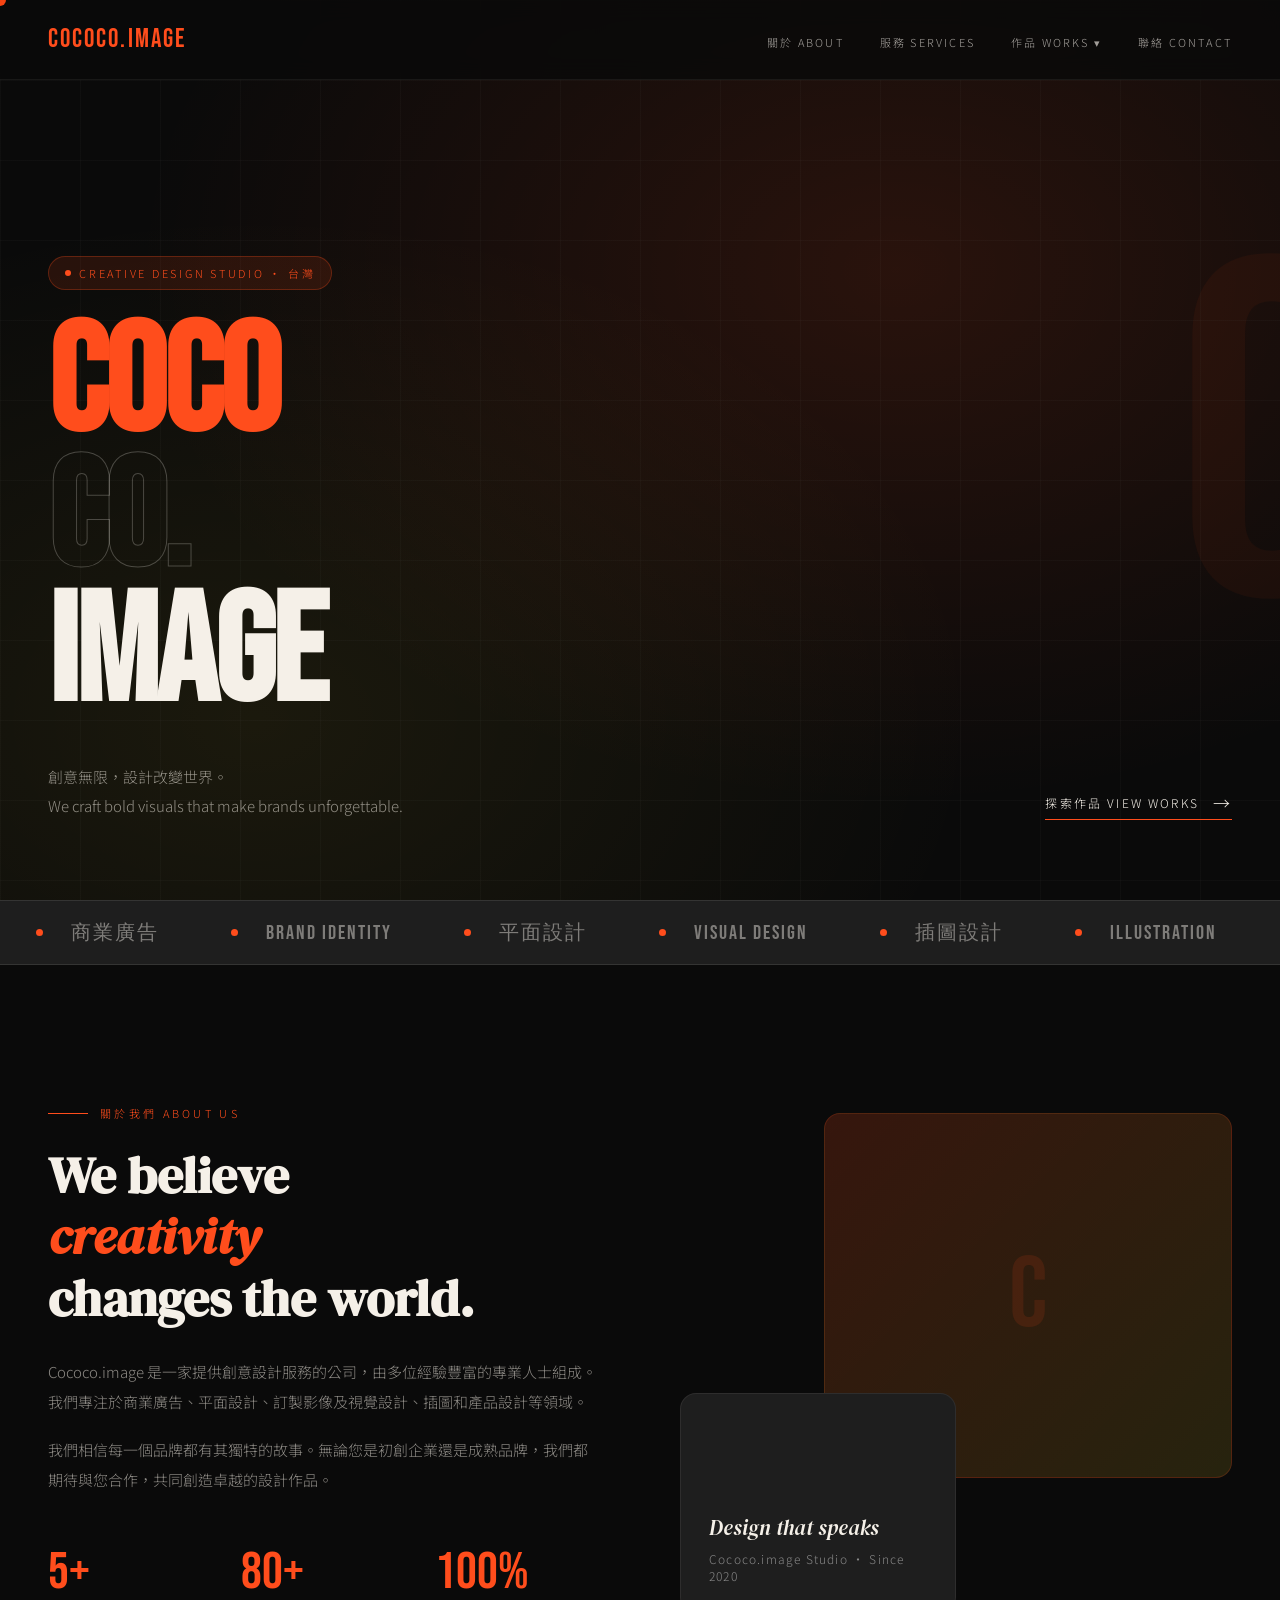
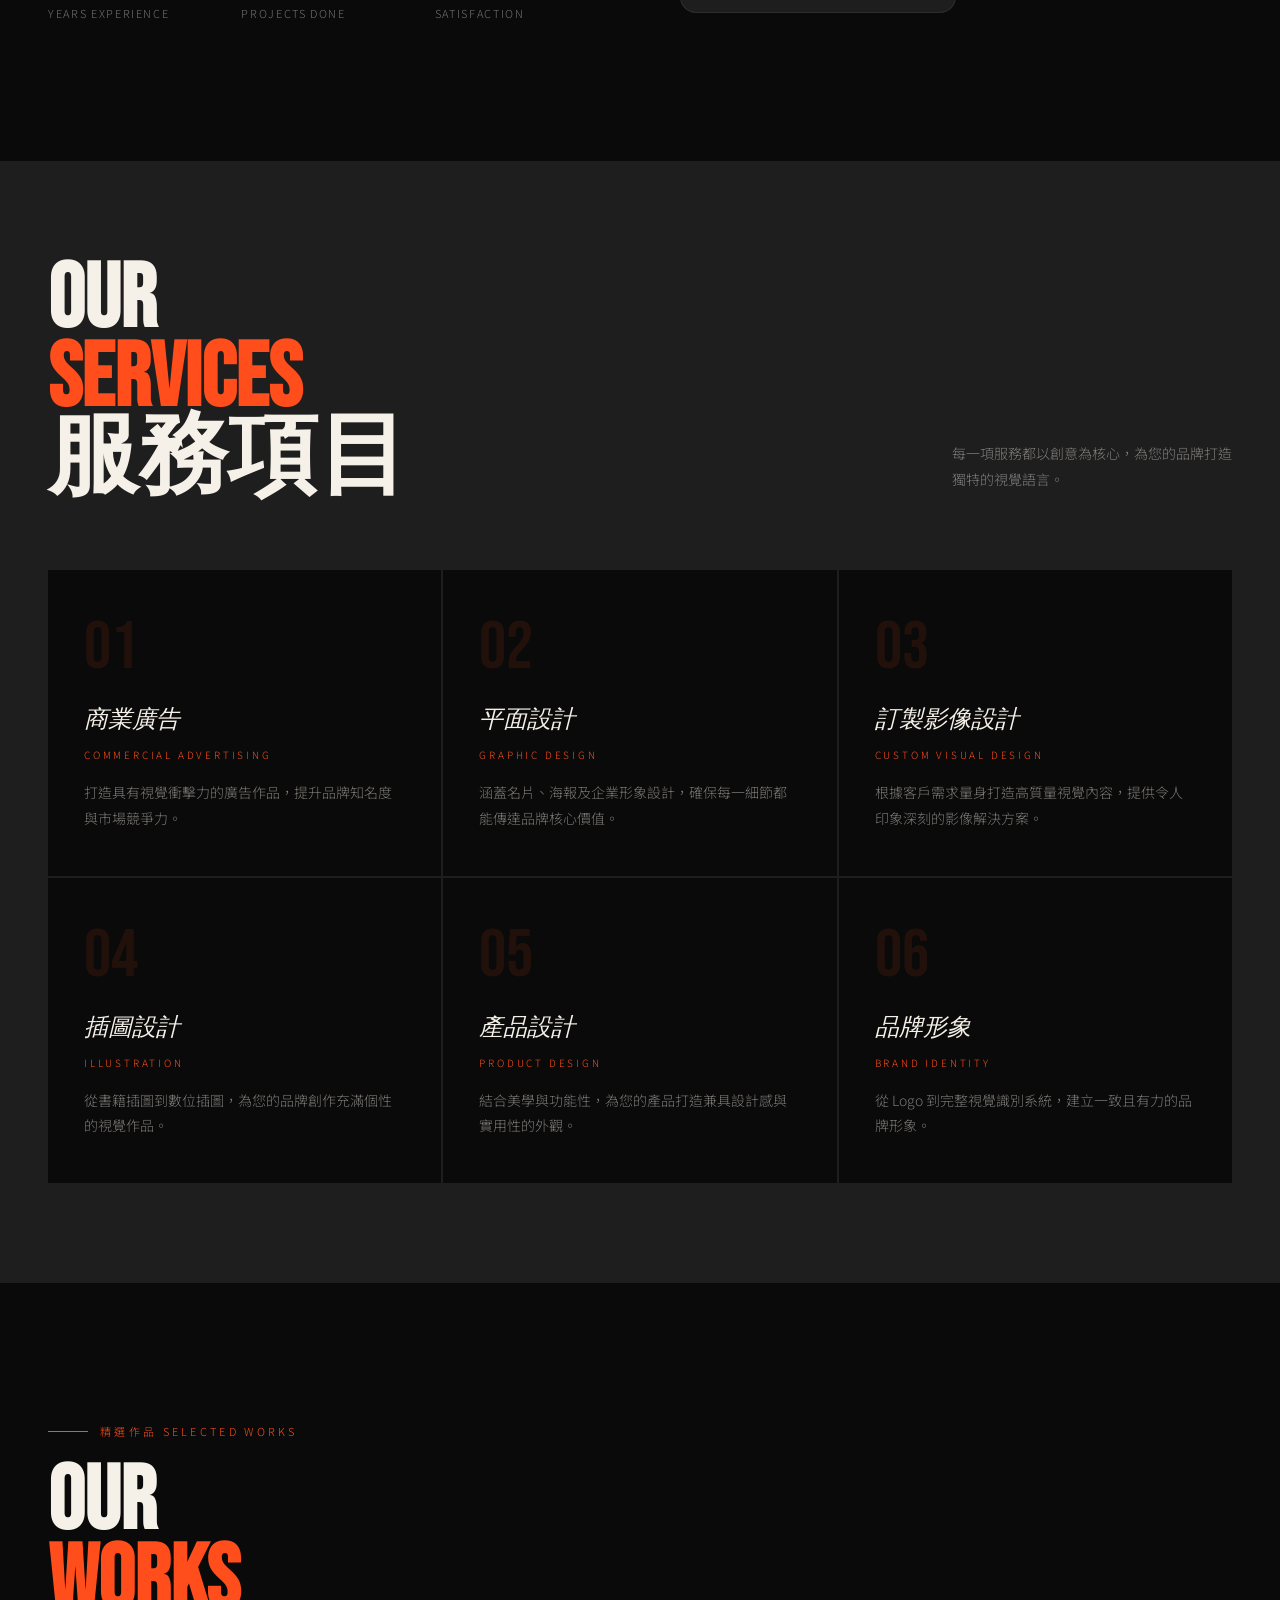
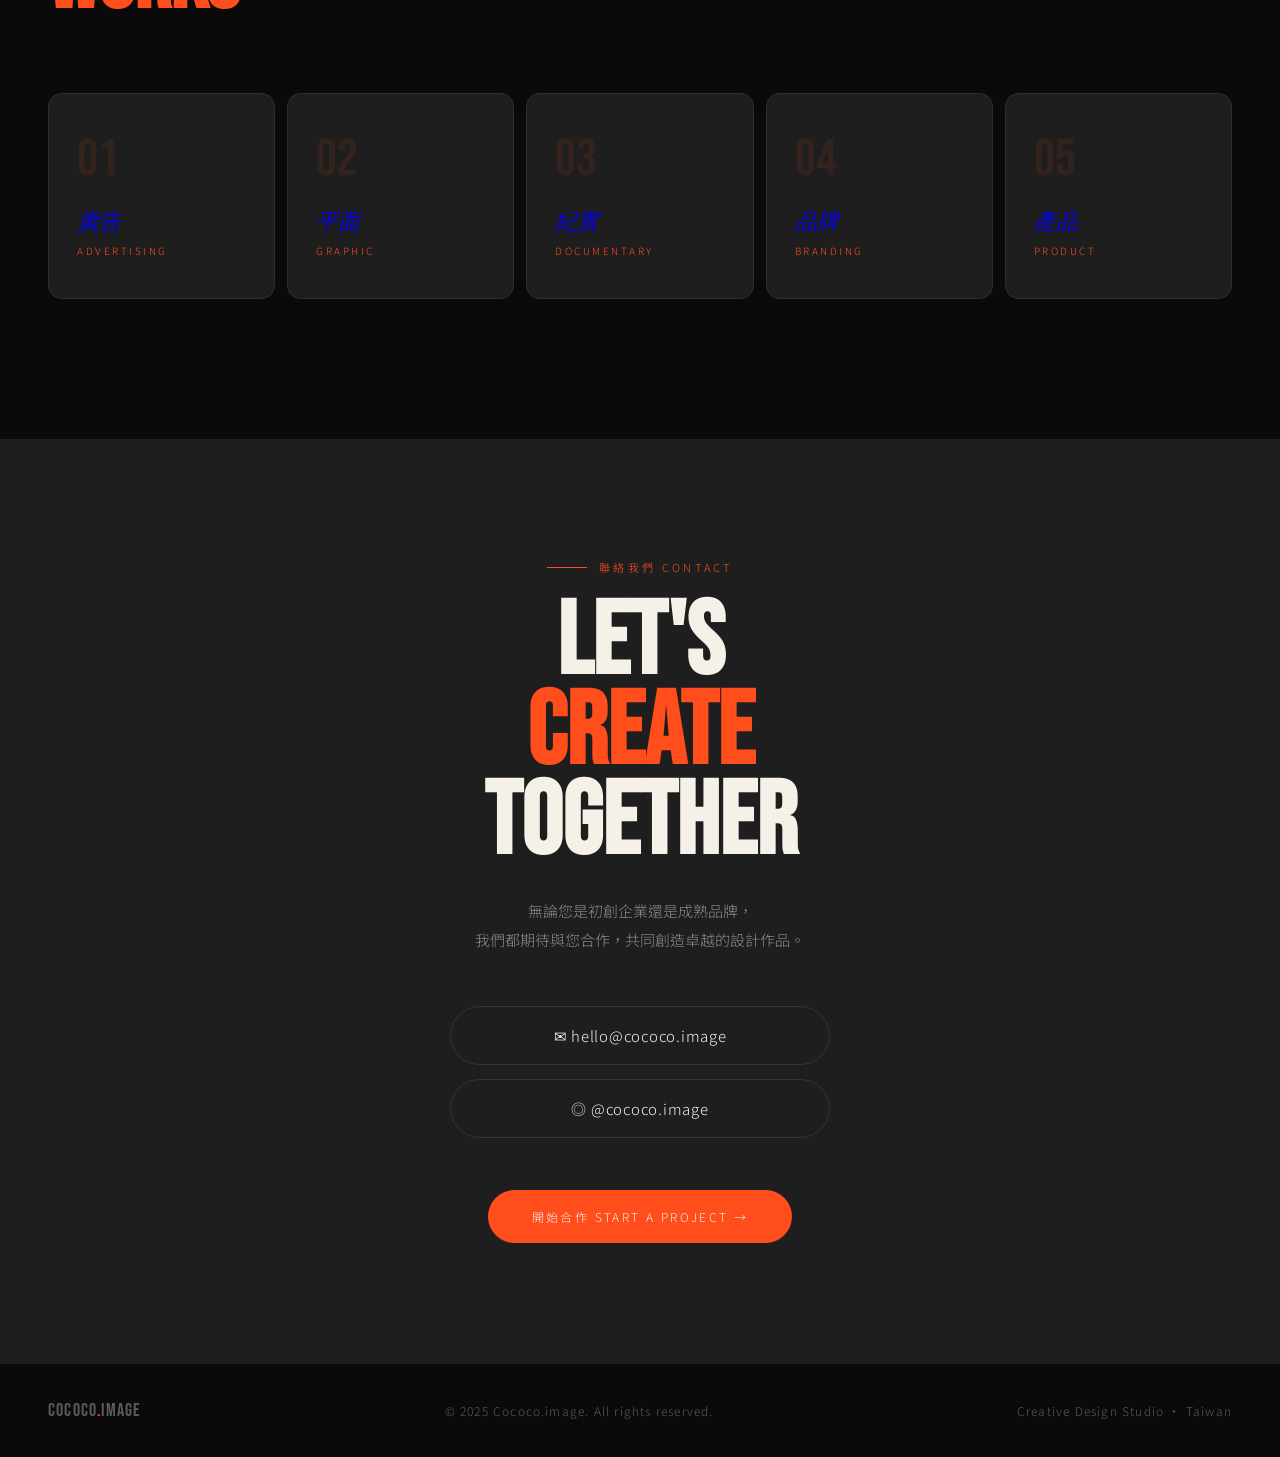
<file: index.html>
<!DOCTYPE html>
<html lang="zh-Hant">
<head>
<meta charset="UTF-8">
<meta name="viewport" content="width=device-width, initial-scale=1.0">
<title>Cococo.image — Creative Design Studio</title>
<link rel="stylesheet" href="style.css">
<style>
/* === HOME-SPECIFIC === */
#hero {
  min-height: 100vh;
  display: flex;
  flex-direction: column;
  justify-content: flex-end;
  padding: 0 48px 80px;
  position: relative;
  overflow: hidden;
}
.hero-bg {
  position: absolute; inset: 0;
  background: radial-gradient(ellipse at 70% 30%, rgba(255,77,28,0.13) 0%, transparent 60%),
              radial-gradient(ellipse at 20% 80%, rgba(255,224,51,0.07) 0%, transparent 50%);
}
.hero-grid {
  position: absolute; inset: 0;
  background-image:
    linear-gradient(rgba(245,240,232,0.025) 1px, transparent 1px),
    linear-gradient(90deg, rgba(245,240,232,0.025) 1px, transparent 1px);
  background-size: 80px 80px;
}
.hero-number {
  position: absolute;
  top: 50%; right: -80px;
  transform: translateY(-50%);
  font-family: var(--font-display);
  font-size: clamp(280px, 38vw, 480px);
  color: rgba(255,77,28,0.05);
  line-height: 1;
  pointer-events: none;
  user-select: none;
}
.hero-tag {
  display: inline-flex;
  align-items: center;
  gap: 8px;
  background: rgba(255,77,28,0.12);
  border: 1px solid rgba(255,77,28,0.28);
  color: var(--accent);
  font-size: 11px;
  letter-spacing: 0.25em;
  text-transform: uppercase;
  padding: 8px 16px;
  border-radius: 100px;
  margin-bottom: 28px;
  width: fit-content;
  animation: fadeUp 1s 0.2s both;
}
.hero-tag::before { content: ''; width: 6px; height: 6px; background: var(--accent); border-radius: 50%; animation: pulse 2s infinite; }
@keyframes pulse { 0%,100%{opacity:1} 50%{opacity:0.3} }
.hero-title {
  font-family: var(--font-display);
  font-size: clamp(72px, 12vw, 158px);
  line-height: 0.88;
  letter-spacing: -0.02em;
  animation: fadeUp 1s 0.4s both;
}
.hero-title .accent { color: var(--accent); }
.hero-title .outline { -webkit-text-stroke: 1px rgba(245,240,232,0.25); color: transparent; }
.hero-sub {
  margin-top: 40px;
  display: flex;
  align-items: flex-end;
  justify-content: space-between;
  animation: fadeUp 1s 0.6s both;
}
.hero-desc { max-width: 380px; font-size: 15px; line-height: 1.9; color: rgba(245,240,232,0.55); }
.hero-cta {
  display: flex;
  align-items: center;
  gap: 14px;
  text-decoration: none;
  color: var(--white);
  font-size: 12px;
  letter-spacing: 0.18em;
  text-transform: uppercase;
  border-bottom: 1px solid var(--accent);
  padding-bottom: 4px;
  transition: gap 0.3s, color 0.3s;
}
.hero-cta:hover { gap: 22px; color: var(--accent); }
.hero-cta::after { content: '→'; font-size: 17px; }
@keyframes fadeUp { from { opacity: 0; transform: translateY(40px); } to { opacity: 1; transform: none; } }

/* === ABOUT === */
#about {
  padding: 140px 48px;
  display: grid;
  grid-template-columns: 1fr 1fr;
  gap: 80px;
  align-items: center;
  max-width: 1400px;
  margin: 0 auto;
}
.about-title { font-family: var(--font-serif); font-size: clamp(34px, 4vw, 54px); line-height: 1.2; margin-bottom: 28px; }
.about-title em { color: var(--accent); font-style: italic; }
.about-text { font-size: 15px; line-height: 2; color: rgba(245,240,232,0.55); margin-bottom: 18px; }
.about-stats { display: grid; grid-template-columns: repeat(3,1fr); gap: 28px; margin-top: 52px; }
.stat-num { font-family: var(--font-display); font-size: 52px; line-height: 1; color: var(--accent); }
.stat-label { font-size: 11px; letter-spacing: 0.15em; text-transform: uppercase; color: rgba(245,240,232,0.45); margin-top: 6px; }
.about-visual { position: relative; height: 500px; }
.about-card { position: absolute; border-radius: 16px; overflow: hidden; }
.about-card.large {
  width: 74%; height: 73%;
  top: 0; right: 0;
  background: linear-gradient(135deg, rgba(255,77,28,0.18), rgba(255,224,51,0.12));
  border: 1px solid rgba(255,77,28,0.18);
  display: flex; align-items: center; justify-content: center;
  font-family: var(--font-display); font-size: 100px; color: rgba(255,77,28,0.12);
}
.about-card.small {
  width: 50%; height: 44%;
  bottom: 0; left: 0;
  background: var(--mid);
  border: 1px solid rgba(245,240,232,0.07);
  padding: 28px;
  display: flex; flex-direction: column; justify-content: flex-end;
}
.about-card.small .card-title { font-family: var(--font-serif); font-size: 21px; font-style: italic; margin-bottom: 8px; }
.about-card.small .card-sub { font-size: 12px; color: var(--muted); letter-spacing: 0.1em; }

/* === SERVICES === */
#services { padding: 100px 48px; background: var(--mid); }
.services-header {
  display: flex; align-items: flex-end; justify-content: space-between;
  margin-bottom: 72px; max-width: 1400px; margin-left: auto; margin-right: auto;
}
.services-title { font-family: var(--font-display); font-size: clamp(52px, 7vw, 92px); line-height: 0.88; }
.services-title span { color: var(--accent); }
.services-intro { max-width: 280px; font-size: 14px; line-height: 1.8; color: rgba(245,240,232,0.45); padding-bottom: 6px; }
.services-grid { display: grid; grid-template-columns: repeat(3,1fr); gap: 2px; max-width: 1400px; margin: 0 auto; }
.service-card {
  background: var(--black);
  padding: 44px 36px;
  position: relative;
  overflow: hidden;
  transition: background 0.4s;
  cursor: none;
}
.service-card::before {
  content: ''; position: absolute; bottom: 0; left: 0;
  width: 100%; height: 3px;
  background: var(--accent);
  transform: scaleX(0); transform-origin: left; transition: transform 0.4s;
}
.service-card:hover { background: #131313; }
.service-card:hover::before { transform: scaleX(1); }
.service-num { font-family: var(--font-display); font-size: 68px; color: rgba(255,77,28,0.1); line-height: 1; margin-bottom: 20px; transition: color 0.4s; }
.service-card:hover .service-num { color: rgba(255,77,28,0.22); }
.service-name { font-family: var(--font-serif); font-size: 24px; font-style: italic; margin-bottom: 12px; }
.service-name-en { font-size: 10px; letter-spacing: 0.28em; text-transform: uppercase; color: var(--accent); margin-bottom: 18px; }
.service-desc { font-size: 14px; line-height: 1.85; color: rgba(245,240,232,0.48); }

/* === WORKS PREVIEW === */
#works { padding: 140px 48px; max-width: 1400px; margin: 0 auto; }
.works-header { margin-bottom: 72px; }
.works-title { font-family: var(--font-display); font-size: clamp(52px, 7vw, 92px); line-height: 0.88; }
.works-title span { color: var(--accent); }
.works-cats {
  display: grid;
  grid-template-columns: repeat(5,1fr);
  gap: 12px;
  margin-top: 12px;
}
.work-cat-card {
  display: block;
  text-decoration: none;
  background: var(--mid);
  border: 1px solid rgba(245,240,232,0.07);
  border-radius: 14px;
  padding: 40px 28px;
  position: relative;
  overflow: hidden;
  transition: border-color 0.35s, background 0.35s, transform 0.35s;
  cursor: none;
}
.work-cat-card::after {
  content: '→';
  position: absolute;
  bottom: 24px; right: 24px;
  font-size: 20px;
  color: var(--accent);
  opacity: 0;
  transform: translateX(-8px);
  transition: opacity 0.3s, transform 0.3s;
}
.work-cat-card:hover { border-color: var(--accent); background: #161616; transform: translateY(-4px); }
.work-cat-card:hover::after { opacity: 1; transform: none; }
.cat-num { font-family: var(--font-display); font-size: 52px; color: rgba(255,77,28,0.1); line-height: 1; margin-bottom: 20px; transition: color 0.3s; }
.work-cat-card:hover .cat-num { color: rgba(255,77,28,0.22); }
.cat-name { font-family: var(--font-serif); font-size: 22px; font-style: italic; margin-bottom: 6px; }
.cat-name-en { font-size: 10px; letter-spacing: 0.25em; text-transform: uppercase; color: var(--accent); }

/* === CONTACT === */
#contact { padding: 120px 48px; background: var(--mid); text-align: center; }
.contact-inner { max-width: 680px; margin: 0 auto; }
.contact-title { font-family: var(--font-display); font-size: clamp(52px, 8vw, 108px); line-height: 0.88; margin-bottom: 28px; }
.contact-title span { color: var(--accent); }
.contact-text { font-size: 15px; line-height: 1.9; color: rgba(245,240,232,0.52); margin-bottom: 52px; }
.contact-links { display: flex; flex-direction: column; gap: 14px; align-items: center; margin-bottom: 52px; }
.contact-link {
  display: flex; align-items: center; gap: 14px;
  font-size: 15px; color: var(--white); text-decoration: none;
  padding: 18px 40px;
  border: 1px solid rgba(245,240,232,0.1);
  border-radius: 100px;
  width: 100%; max-width: 380px; justify-content: center;
  transition: border-color 0.3s, background 0.3s, color 0.3s;
  letter-spacing: 0.05em;
}
.contact-link:hover { border-color: var(--accent); background: rgba(255,77,28,0.08); color: var(--accent); }
.contact-btn {
  display: inline-flex; align-items: center; gap: 10px;
  background: var(--accent); color: var(--white); text-decoration: none;
  font-size: 12px; letter-spacing: 0.2em; text-transform: uppercase;
  padding: 18px 44px; border-radius: 100px;
  transition: background 0.3s, transform 0.3s;
}
.contact-btn:hover { background: #ff6b3d; transform: scale(1.03); }

@media (max-width: 900px) {
  #hero, #about, #services, #works, #contact { padding-left: 24px; padding-right: 24px; }
  #about { grid-template-columns: 1fr; }
  .about-visual { height: 260px; }
  .services-grid, .works-cats { grid-template-columns: 1fr 1fr; }
  .services-header { flex-direction: column; align-items: flex-start; gap: 20px; }
  .hero-sub { flex-direction: column; align-items: flex-start; gap: 28px; }
}
@media (max-width: 560px) {
  .services-grid, .works-cats { grid-template-columns: 1fr; }
}
</style>
</head>
<body>
<div class="cursor" id="cursor"></div>

<nav>
  <a href="index.html" class="logo">cococo<span>.</span>image</a>
  <ul>
    <li><a href="#about">關於 About</a></li>
    <li><a href="#services">服務 Services</a></li>
    <li class="nav-works-toggle">
      <a href="works/index.html">作品 Works ▾</a>
      <div class="dropdown">
        <a href="works/advertising.html">廣告 Advertising</a>
        <a href="works/graphic.html">平面 Graphic</a>
        <a href="works/documentary.html">紀實 Documentary</a>
        <a href="works/branding.html">品牌 Branding</a>
        <a href="works/product.html">產品 Product</a>
      </div>
    </li>
    <li><a href="#contact">聯絡 Contact</a></li>
  </ul>
</nav>

<!-- HERO -->
<section id="hero">
  <div class="hero-bg"></div>
  <div class="hero-grid"></div>
  <div class="hero-number">C</div>
  <div class="hero-tag">Creative Design Studio · 台灣</div>
  <h1 class="hero-title">
    <span class="accent">COCO</span><br>
    <span class="outline">CO.</span><br>
    IMAGE
  </h1>
  <div class="hero-sub">
    <p class="hero-desc">創意無限，設計改變世界。<br>We craft bold visuals that make brands unforgettable.</p>
    <a href="works/index.html" class="hero-cta">探索作品 View Works</a>
  </div>
</section>

<!-- MARQUEE -->
<div class="marquee-wrap">
  <div class="marquee-track">
    <div class="marquee-item"><span class="marquee-dot"></span>商業廣告</div>
    <div class="marquee-item"><span class="marquee-dot"></span>Brand Identity</div>
    <div class="marquee-item"><span class="marquee-dot"></span>平面設計</div>
    <div class="marquee-item"><span class="marquee-dot"></span>Visual Design</div>
    <div class="marquee-item"><span class="marquee-dot"></span>插圖設計</div>
    <div class="marquee-item"><span class="marquee-dot"></span>Illustration</div>
    <div class="marquee-item"><span class="marquee-dot"></span>產品設計</div>
    <div class="marquee-item"><span class="marquee-dot"></span>Product Design</div>
    <div class="marquee-item"><span class="marquee-dot"></span>紀實影像</div>
    <div class="marquee-item"><span class="marquee-dot"></span>Documentary</div>
    <div class="marquee-item"><span class="marquee-dot"></span>商業廣告</div>
    <div class="marquee-item"><span class="marquee-dot"></span>Brand Identity</div>
    <div class="marquee-item"><span class="marquee-dot"></span>平面設計</div>
    <div class="marquee-item"><span class="marquee-dot"></span>Visual Design</div>
    <div class="marquee-item"><span class="marquee-dot"></span>插圖設計</div>
    <div class="marquee-item"><span class="marquee-dot"></span>Illustration</div>
    <div class="marquee-item"><span class="marquee-dot"></span>產品設計</div>
    <div class="marquee-item"><span class="marquee-dot"></span>Product Design</div>
    <div class="marquee-item"><span class="marquee-dot"></span>紀實影像</div>
    <div class="marquee-item"><span class="marquee-dot"></span>Documentary</div>
  </div>
</div>

<!-- ABOUT -->
<section id="about">
  <div class="reveal">
    <div class="section-label">關於我們 About Us</div>
    <h2 class="about-title">We believe<br><em>creativity</em><br>changes the world.</h2>
    <p class="about-text">Cococo.image 是一家提供創意設計服務的公司，由多位經驗豐富的專業人士組成。我們專注於商業廣告、平面設計、訂製影像及視覺設計、插圖和產品設計等領域。</p>
    <p class="about-text">我們相信每一個品牌都有其獨特的故事。無論您是初創企業還是成熟品牌，我們都期待與您合作，共同創造卓越的設計作品。</p>
    <div class="about-stats">
      <div><div class="stat-num">5+</div><div class="stat-label">Years Experience</div></div>
      <div><div class="stat-num">80+</div><div class="stat-label">Projects Done</div></div>
      <div><div class="stat-num">100%</div><div class="stat-label">Satisfaction</div></div>
    </div>
  </div>
  <div class="about-visual reveal">
    <div class="about-card large">C</div>
    <div class="about-card small">
      <div class="card-title">Design that speaks</div>
      <div class="card-sub">Cococo.image Studio · Since 2020</div>
    </div>
  </div>
</section>

<!-- SERVICES -->
<section id="services">
  <div class="services-header reveal">
    <h2 class="services-title">OUR<br><span>SERVICES</span><br>服務項目</h2>
    <p class="services-intro">每一項服務都以創意為核心，為您的品牌打造獨特的視覺語言。</p>
  </div>
  <div class="services-grid">
    <div class="service-card reveal"><div class="service-num">01</div><div class="service-name">商業廣告</div><div class="service-name-en">Commercial Advertising</div><p class="service-desc">打造具有視覺衝擊力的廣告作品，提升品牌知名度與市場競爭力。</p></div>
    <div class="service-card reveal"><div class="service-num">02</div><div class="service-name">平面設計</div><div class="service-name-en">Graphic Design</div><p class="service-desc">涵蓋名片、海報及企業形象設計，確保每一細節都能傳達品牌核心價值。</p></div>
    <div class="service-card reveal"><div class="service-num">03</div><div class="service-name">訂製影像設計</div><div class="service-name-en">Custom Visual Design</div><p class="service-desc">根據客戶需求量身打造高質量視覺內容，提供令人印象深刻的影像解決方案。</p></div>
    <div class="service-card reveal"><div class="service-num">04</div><div class="service-name">插圖設計</div><div class="service-name-en">Illustration</div><p class="service-desc">從書籍插圖到數位插圖，為您的品牌創作充滿個性的視覺作品。</p></div>
    <div class="service-card reveal"><div class="service-num">05</div><div class="service-name">產品設計</div><div class="service-name-en">Product Design</div><p class="service-desc">結合美學與功能性，為您的產品打造兼具設計感與實用性的外觀。</p></div>
    <div class="service-card reveal"><div class="service-num">06</div><div class="service-name">品牌形象</div><div class="service-name-en">Brand Identity</div><p class="service-desc">從 Logo 到完整視覺識別系統，建立一致且有力的品牌形象。</p></div>
  </div>
</section>

<!-- WORKS PREVIEW -->
<section id="works">
  <div class="works-header reveal">
    <div class="section-label">精選作品 Selected Works</div>
    <h2 class="works-title">OUR<br><span>WORKS</span></h2>
  </div>
  <div class="works-cats reveal">
    <a href="works/advertising.html" class="work-cat-card"><div class="cat-num">01</div><div class="cat-name">廣告</div><div class="cat-name-en">Advertising</div></a>
    <a href="works/graphic.html" class="work-cat-card"><div class="cat-num">02</div><div class="cat-name">平面</div><div class="cat-name-en">Graphic</div></a>
    <a href="works/documentary.html" class="work-cat-card"><div class="cat-num">03</div><div class="cat-name">紀實</div><div class="cat-name-en">Documentary</div></a>
    <a href="works/branding.html" class="work-cat-card"><div class="cat-num">04</div><div class="cat-name">品牌</div><div class="cat-name-en">Branding</div></a>
    <a href="works/product.html" class="work-cat-card"><div class="cat-num">05</div><div class="cat-name">產品</div><div class="cat-name-en">Product</div></a>
  </div>
</section>

<!-- CONTACT -->
<section id="contact">
  <div class="contact-inner">
    <div class="section-label" style="justify-content:center">聯絡我們 Contact</div>
    <h2 class="contact-title reveal">LET'S<br><span>CREATE</span><br>TOGETHER</h2>
    <p class="contact-text reveal">無論您是初創企業還是成熟品牌，<br>我們都期待與您合作，共同創造卓越的設計作品。</p>
    <div class="contact-links reveal">
      <a href="mailto:hello@cococo.image" class="contact-link">✉ hello@cococo.image</a>
      <a href="https://instagram.com/cococo.image" class="contact-link" target="_blank">◎ @cococo.image</a>
    </div>
    <a href="mailto:hello@cococo.image" class="contact-btn reveal">開始合作 Start a Project →</a>
  </div>
</section>

<footer>
  <div class="footer-logo">cococo<span>.</span>image</div>
  <div>© 2025 Cococo.image. All rights reserved.</div>
  <div>Creative Design Studio · Taiwan</div>
</footer>

<script src="main.js"></script>
</body>
</html>
</file>
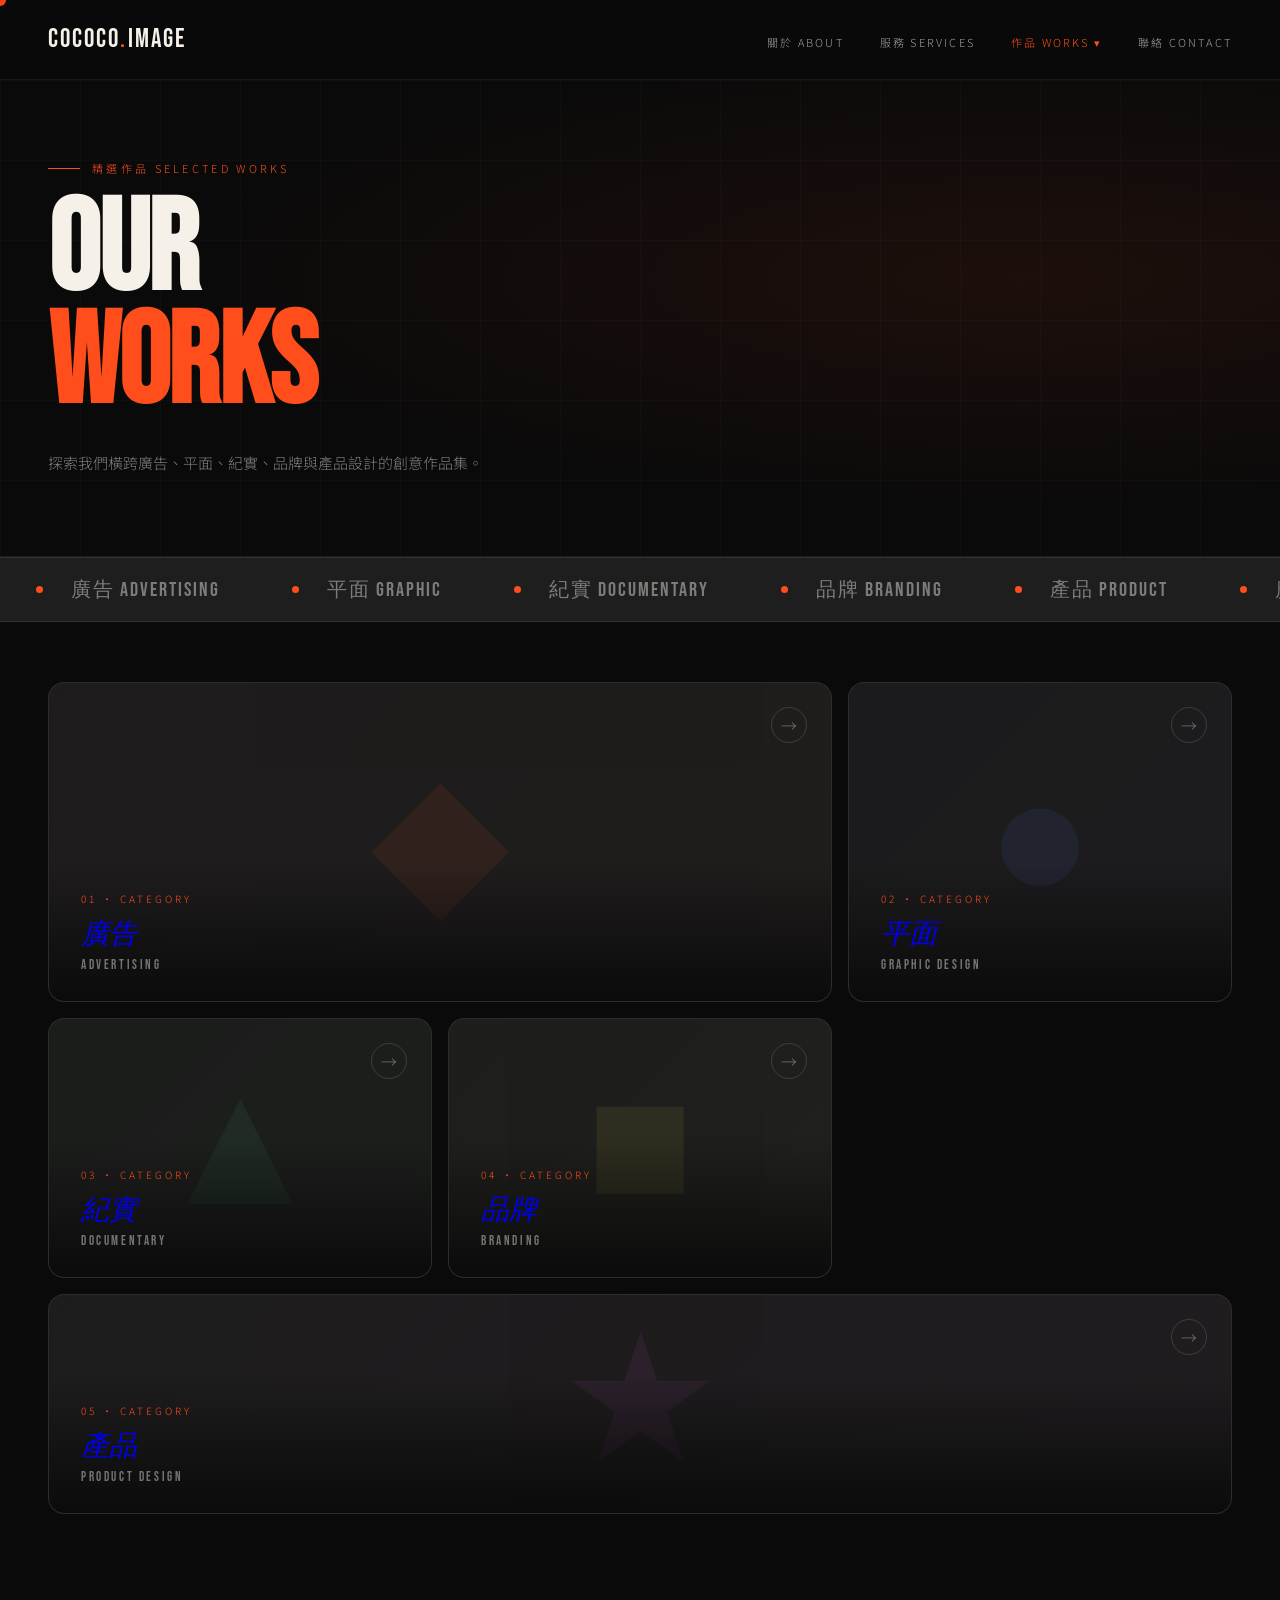
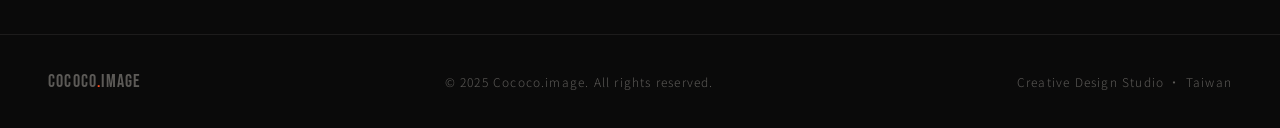
<file: works/index.html>
<!DOCTYPE html>
<html lang="zh-Hant">
<head>
<meta charset="UTF-8">
<meta name="viewport" content="width=device-width, initial-scale=1.0">
<title>作品集 Works — Cococo.image</title>
<link rel="stylesheet" href="../style.css">
<style>
.works-overview { padding: 60px 48px 120px; max-width: 1400px; margin: 0 auto; }
.cats-grid { display: grid; grid-template-columns: repeat(3,1fr); gap: 16px; }
.cat-hero {
  display: block; text-decoration: none;
  border-radius: 16px;
  background: var(--mid);
  border: 1px solid rgba(245,240,232,0.07);
  overflow: hidden;
  position: relative;
  min-height: 280px;
  transition: border-color 0.35s, transform 0.4s;
  cursor: none;
}
.cat-hero:nth-child(1) { grid-column: 1/3; min-height: 320px; }
.cat-hero:nth-child(2) { grid-column: 3/4; }
.cat-hero:nth-child(3), .cat-hero:nth-child(4) { min-height: 260px; }
.cat-hero:nth-child(5) { grid-column: 1/4; min-height: 220px; }
.cat-hero:hover { border-color: var(--accent); transform: translateY(-4px); }
.cat-bg {
  position: absolute; inset: 0;
  display: flex; align-items: center; justify-content: center;
  font-family: var(--font-display);
  font-size: 180px;
  transition: transform 0.6s cubic-bezier(0.23,1,0.32,1), opacity 0.4s;
  opacity: 0.08;
}
.cat-hero:hover .cat-bg { transform: scale(1.05); opacity: 0.14; }
.cat-hero:nth-child(1) .cat-bg { background: linear-gradient(135deg,#1a0806,#3a1008); color: #ff4d1c; }
.cat-hero:nth-child(2) .cat-bg { background: linear-gradient(135deg,#0a0a1a,#12122e); color: #5566ff; }
.cat-hero:nth-child(3) .cat-bg { background: linear-gradient(135deg,#0a1a0a,#123512); color: #33cc66; }
.cat-hero:nth-child(4) .cat-bg { background: linear-gradient(135deg,#1a1a0a,#353512); color: #ffe033; }
.cat-hero:nth-child(5) .cat-bg { background: linear-gradient(135deg,#1a0a18,#350f30); color: #cc44cc; }
.cat-info {
  position: absolute;
  bottom: 0; left: 0; right: 0;
  padding: 28px 32px;
  background: linear-gradient(to top, rgba(10,10,10,0.95) 0%, transparent 100%);
}
.cat-label { font-size: 10px; letter-spacing: 0.3em; text-transform: uppercase; color: var(--accent); margin-bottom: 8px; }
.cat-title { font-family: var(--font-serif); font-size: 28px; font-style: italic; margin-bottom: 4px; }
.cat-title-en { font-family: var(--font-display); font-size: 13px; letter-spacing: 0.2em; color: rgba(245,240,232,0.45); }
.cat-arrow {
  position: absolute; top: 24px; right: 24px;
  width: 36px; height: 36px;
  border: 1px solid rgba(245,240,232,0.15);
  border-radius: 50%;
  display: flex; align-items: center; justify-content: center;
  font-size: 16px; color: rgba(245,240,232,0.4);
  transition: border-color 0.3s, color 0.3s, background 0.3s;
}
.cat-hero:hover .cat-arrow { border-color: var(--accent); color: var(--accent); background: rgba(255,77,28,0.1); }

@media (max-width: 900px) {
  .works-overview { padding: 40px 24px 80px; }
  .cats-grid { grid-template-columns: 1fr 1fr; }
  .cat-hero:nth-child(1), .cat-hero:nth-child(5) { grid-column: 1/3; }
  .cat-hero:nth-child(2) { grid-column: auto; }
}
@media (max-width: 560px) {
  .cats-grid { grid-template-columns: 1fr; }
  .cat-hero:nth-child(1), .cat-hero:nth-child(5), .cat-hero:nth-child(2) { grid-column: 1; }
}
</style>
</head>
<body>
<div class="cursor" id="cursor"></div>

<nav>
  <a href="../index.html" class="logo">cococo<span>.</span>image</a>
  <ul>
    <li><a href="../index.html#about">關於 About</a></li>
    <li><a href="../index.html#services">服務 Services</a></li>
    <li class="nav-works-toggle">
      <a href="index.html" class="active">作品 Works ▾</a>
      <div class="dropdown">
        <a href="advertising.html">廣告 Advertising</a>
        <a href="graphic.html">平面 Graphic</a>
        <a href="documentary.html">紀實 Documentary</a>
        <a href="branding.html">品牌 Branding</a>
        <a href="product.html">產品 Product</a>
      </div>
    </li>
    <li><a href="../index.html#contact">聯絡 Contact</a></li>
  </ul>
</nav>

<div class="page-header">
  <div class="page-header-bg"></div>
  <div class="page-header-grid"></div>
  <div class="page-label">精選作品 Selected Works</div>
  <h1 class="page-title">OUR<br><span>WORKS</span></h1>
  <p class="page-subtitle">探索我們橫跨廣告、平面、紀實、品牌與產品設計的創意作品集。</p>
</div>

<div class="marquee-wrap">
  <div class="marquee-track">
    <div class="marquee-item"><span class="marquee-dot"></span>廣告 Advertising</div>
    <div class="marquee-item"><span class="marquee-dot"></span>平面 Graphic</div>
    <div class="marquee-item"><span class="marquee-dot"></span>紀實 Documentary</div>
    <div class="marquee-item"><span class="marquee-dot"></span>品牌 Branding</div>
    <div class="marquee-item"><span class="marquee-dot"></span>產品 Product</div>
    <div class="marquee-item"><span class="marquee-dot"></span>廣告 Advertising</div>
    <div class="marquee-item"><span class="marquee-dot"></span>平面 Graphic</div>
    <div class="marquee-item"><span class="marquee-dot"></span>紀實 Documentary</div>
    <div class="marquee-item"><span class="marquee-dot"></span>品牌 Branding</div>
    <div class="marquee-item"><span class="marquee-dot"></span>產品 Product</div>
  </div>
</div>

<section class="works-overview">
  <div class="cats-grid reveal">
    <a href="advertising.html" class="cat-hero">
      <div class="cat-bg">◆</div>
      <div class="cat-arrow">→</div>
      <div class="cat-info">
        <div class="cat-label">01 · Category</div>
        <div class="cat-title">廣告</div>
        <div class="cat-title-en">Advertising</div>
      </div>
    </a>
    <a href="graphic.html" class="cat-hero">
      <div class="cat-bg">●</div>
      <div class="cat-arrow">→</div>
      <div class="cat-info">
        <div class="cat-label">02 · Category</div>
        <div class="cat-title">平面</div>
        <div class="cat-title-en">Graphic Design</div>
      </div>
    </a>
    <a href="documentary.html" class="cat-hero">
      <div class="cat-bg">▲</div>
      <div class="cat-arrow">→</div>
      <div class="cat-info">
        <div class="cat-label">03 · Category</div>
        <div class="cat-title">紀實</div>
        <div class="cat-title-en">Documentary</div>
      </div>
    </a>
    <a href="branding.html" class="cat-hero">
      <div class="cat-bg">■</div>
      <div class="cat-arrow">→</div>
      <div class="cat-info">
        <div class="cat-label">04 · Category</div>
        <div class="cat-title">品牌</div>
        <div class="cat-title-en">Branding</div>
      </div>
    </a>
    <a href="product.html" class="cat-hero">
      <div class="cat-bg">★</div>
      <div class="cat-arrow">→</div>
      <div class="cat-info">
        <div class="cat-label">05 · Category</div>
        <div class="cat-title">產品</div>
        <div class="cat-title-en">Product Design</div>
      </div>
    </a>
  </div>
</section>

<footer>
  <div class="footer-logo">cococo<span>.</span>image</div>
  <div>© 2025 Cococo.image. All rights reserved.</div>
  <div>Creative Design Studio · Taiwan</div>
</footer>
<script src="../main.js"></script>
</body>
</html>
</file>
<file: style.css>
/* ===== COCOCO.IMAGE — Shared Styles ===== */
@import url('https://fonts.googleapis.com/css2?family=Bebas+Neue&family=Noto+Sans+TC:wght@300;400;500&family=DM+Serif+Display:ital@0;1&display=swap');

:root {
  --black: #0a0a0a;
  --white: #f5f0e8;
  --accent: #ff4d1c;
  --yellow: #ffe033;
  --mid: #1e1e1e;
  --muted: #888;
  --font-display: 'Bebas Neue', sans-serif;
  --font-serif: 'DM Serif Display', serif;
  --font-body: 'Noto Sans TC', sans-serif;
}

*, *::before, *::after { margin: 0; padding: 0; box-sizing: border-box; }
html { scroll-behavior: smooth; }
body {
  background: var(--black);
  color: var(--white);
  font-family: var(--font-body);
  font-weight: 300;
  overflow-x: hidden;
  cursor: none;
}

/* === CURSOR === */
.cursor {
  position: fixed;
  width: 12px; height: 12px;
  background: var(--accent);
  border-radius: 50%;
  pointer-events: none;
  z-index: 9999;
  transform: translate(-50%, -50%);
  transition: width 0.3s, height 0.3s, background 0.3s;
  mix-blend-mode: difference;
}
.cursor.hover { width: 40px; height: 40px; background: var(--yellow); }

/* === NAV === */
nav {
  position: fixed; top: 0; left: 0; right: 0;
  z-index: 100;
  display: flex;
  align-items: center;
  justify-content: space-between;
  padding: 24px 48px;
  background: rgba(10,10,10,0.85);
  backdrop-filter: blur(12px);
  border-bottom: 1px solid rgba(245,240,232,0.06);
}
.logo {
  font-family: var(--font-display);
  font-size: 26px;
  letter-spacing: 0.08em;
  color: var(--white);
  text-decoration: none;
}
.logo span { color: var(--accent); }
nav ul { list-style: none; display: flex; gap: 36px; align-items: center; }
nav a {
  color: rgba(245,240,232,0.65);
  text-decoration: none;
  font-size: 11px;
  letter-spacing: 0.2em;
  text-transform: uppercase;
  transition: color 0.2s;
}
nav a:hover, nav a.active { color: var(--white); }
nav a.active { color: var(--accent); }
.nav-works-toggle {
  position: relative;
}
.nav-works-toggle .dropdown {
  display: none;
  position: absolute;
  top: calc(100% + 16px);
  left: 50%;
  transform: translateX(-50%);
  background: var(--mid);
  border: 1px solid rgba(245,240,232,0.1);
  border-radius: 12px;
  padding: 8px;
  min-width: 160px;
  flex-direction: column;
  gap: 2px;
}
.nav-works-toggle:hover .dropdown { display: flex; }
.dropdown a {
  display: block;
  padding: 10px 16px;
  border-radius: 8px;
  font-size: 12px;
  letter-spacing: 0.15em;
  white-space: nowrap;
  color: rgba(245,240,232,0.6);
  transition: background 0.2s, color 0.2s;
}
.dropdown a:hover { background: rgba(255,77,28,0.1); color: var(--accent); }

/* === PAGE HEADER === */
.page-header {
  padding: 160px 48px 80px;
  border-bottom: 1px solid rgba(245,240,232,0.08);
  position: relative;
  overflow: hidden;
}
.page-header-bg {
  position: absolute; inset: 0;
  background: radial-gradient(ellipse at 80% 50%, rgba(255,77,28,0.08) 0%, transparent 60%);
  pointer-events: none;
}
.page-header-grid {
  position: absolute; inset: 0;
  background-image:
    linear-gradient(rgba(245,240,232,0.02) 1px, transparent 1px),
    linear-gradient(90deg, rgba(245,240,232,0.02) 1px, transparent 1px);
  background-size: 80px 80px;
  pointer-events: none;
}
.page-label {
  font-size: 11px;
  letter-spacing: 0.3em;
  text-transform: uppercase;
  color: var(--accent);
  margin-bottom: 20px;
  display: flex;
  align-items: center;
  gap: 12px;
}
.page-label::before { content: ''; width: 32px; height: 1px; background: var(--accent); }
.page-title {
  font-family: var(--font-display);
  font-size: clamp(64px, 10vw, 130px);
  line-height: 0.88;
  letter-spacing: -0.01em;
}
.page-title span { color: var(--accent); }
.page-subtitle {
  margin-top: 28px;
  font-size: 15px;
  line-height: 1.8;
  color: rgba(245,240,232,0.5);
  max-width: 480px;
}

/* === SECTION LABEL === */
.section-label {
  font-size: 11px;
  letter-spacing: 0.3em;
  text-transform: uppercase;
  color: var(--accent);
  margin-bottom: 24px;
  display: flex;
  align-items: center;
  gap: 12px;
}
.section-label::before { content: ''; width: 40px; height: 1px; background: var(--accent); }

/* === MARQUEE === */
.marquee-wrap {
  border-top: 1px solid rgba(245,240,232,0.1);
  border-bottom: 1px solid rgba(245,240,232,0.1);
  overflow: hidden;
  padding: 18px 0;
  background: var(--mid);
}
.marquee-track {
  display: flex;
  animation: marquee 22s linear infinite;
  width: max-content;
}
.marquee-item {
  display: flex;
  align-items: center;
  gap: 28px;
  padding: 0 36px;
  font-family: var(--font-display);
  font-size: 20px;
  letter-spacing: 0.1em;
  color: rgba(245,240,232,0.45);
  white-space: nowrap;
}
.marquee-dot { width: 7px; height: 7px; background: var(--accent); border-radius: 50%; flex-shrink: 0; }
@keyframes marquee { to { transform: translateX(-50%); } }

/* === FOOTER === */
footer {
  padding: 36px 48px;
  display: flex;
  align-items: center;
  justify-content: space-between;
  border-top: 1px solid rgba(245,240,232,0.08);
  font-size: 12px;
  color: rgba(245,240,232,0.35);
  letter-spacing: 0.1em;
}
.footer-logo { font-family: var(--font-display); font-size: 18px; color: rgba(245,240,232,0.35); }
.footer-logo span { color: var(--accent); }

/* === REVEAL ANIMATION === */
.reveal { opacity: 0; transform: translateY(36px); transition: opacity 0.8s, transform 0.8s; }
.reveal.visible { opacity: 1; transform: none; }

/* === BACK BUTTON === */
.back-btn {
  display: inline-flex;
  align-items: center;
  gap: 10px;
  color: rgba(245,240,232,0.6);
  text-decoration: none;
  font-size: 12px;
  letter-spacing: 0.2em;
  text-transform: uppercase;
  transition: color 0.2s, gap 0.3s;
  margin-bottom: 48px;
}
.back-btn::before { content: '←'; font-size: 16px; }
.back-btn:hover { color: var(--accent); gap: 16px; }

/* === RESPONSIVE === */
@media (max-width: 768px) {
  nav { padding: 18px 24px; }
  nav ul { gap: 20px; }
  .nav-works-toggle .dropdown { left: auto; right: 0; transform: none; }
  .page-header { padding: 120px 24px 60px; }
  footer { padding: 28px 24px; flex-direction: column; gap: 12px; text-align: center; }
}
</file>
